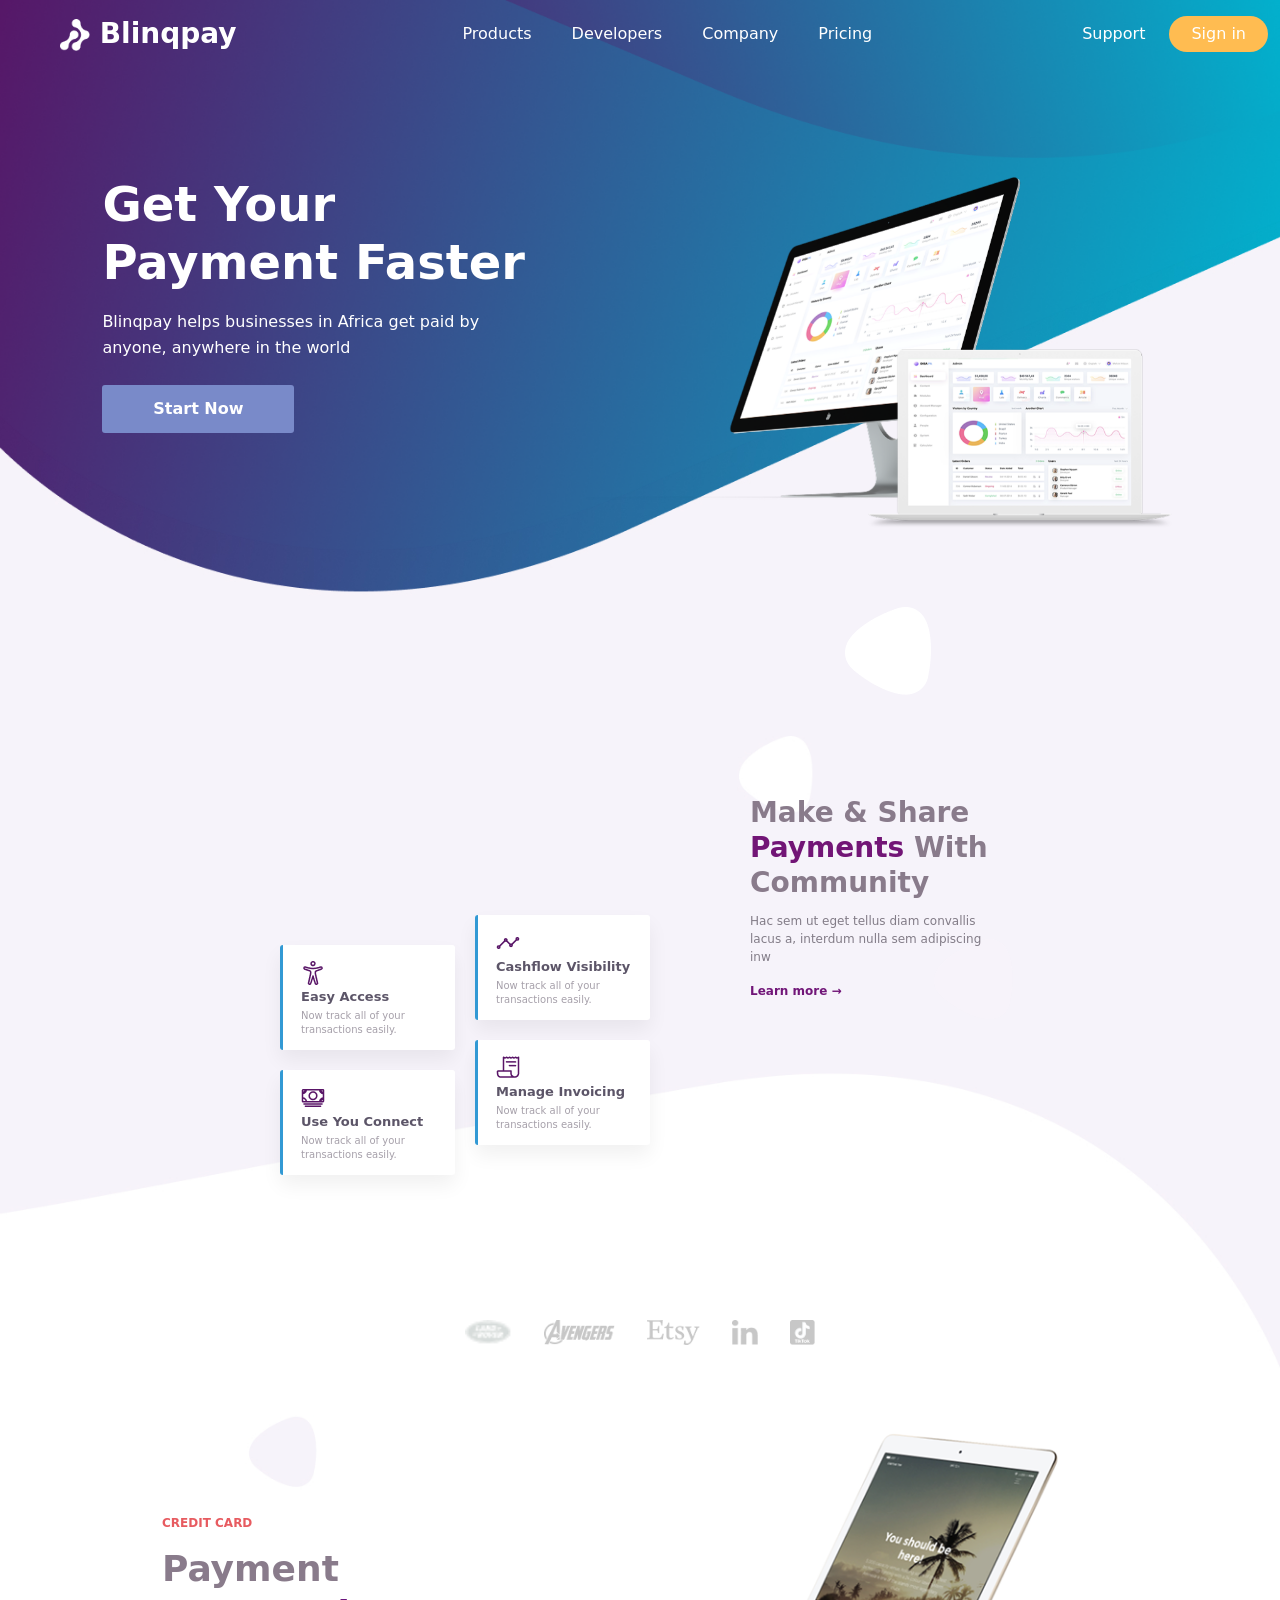
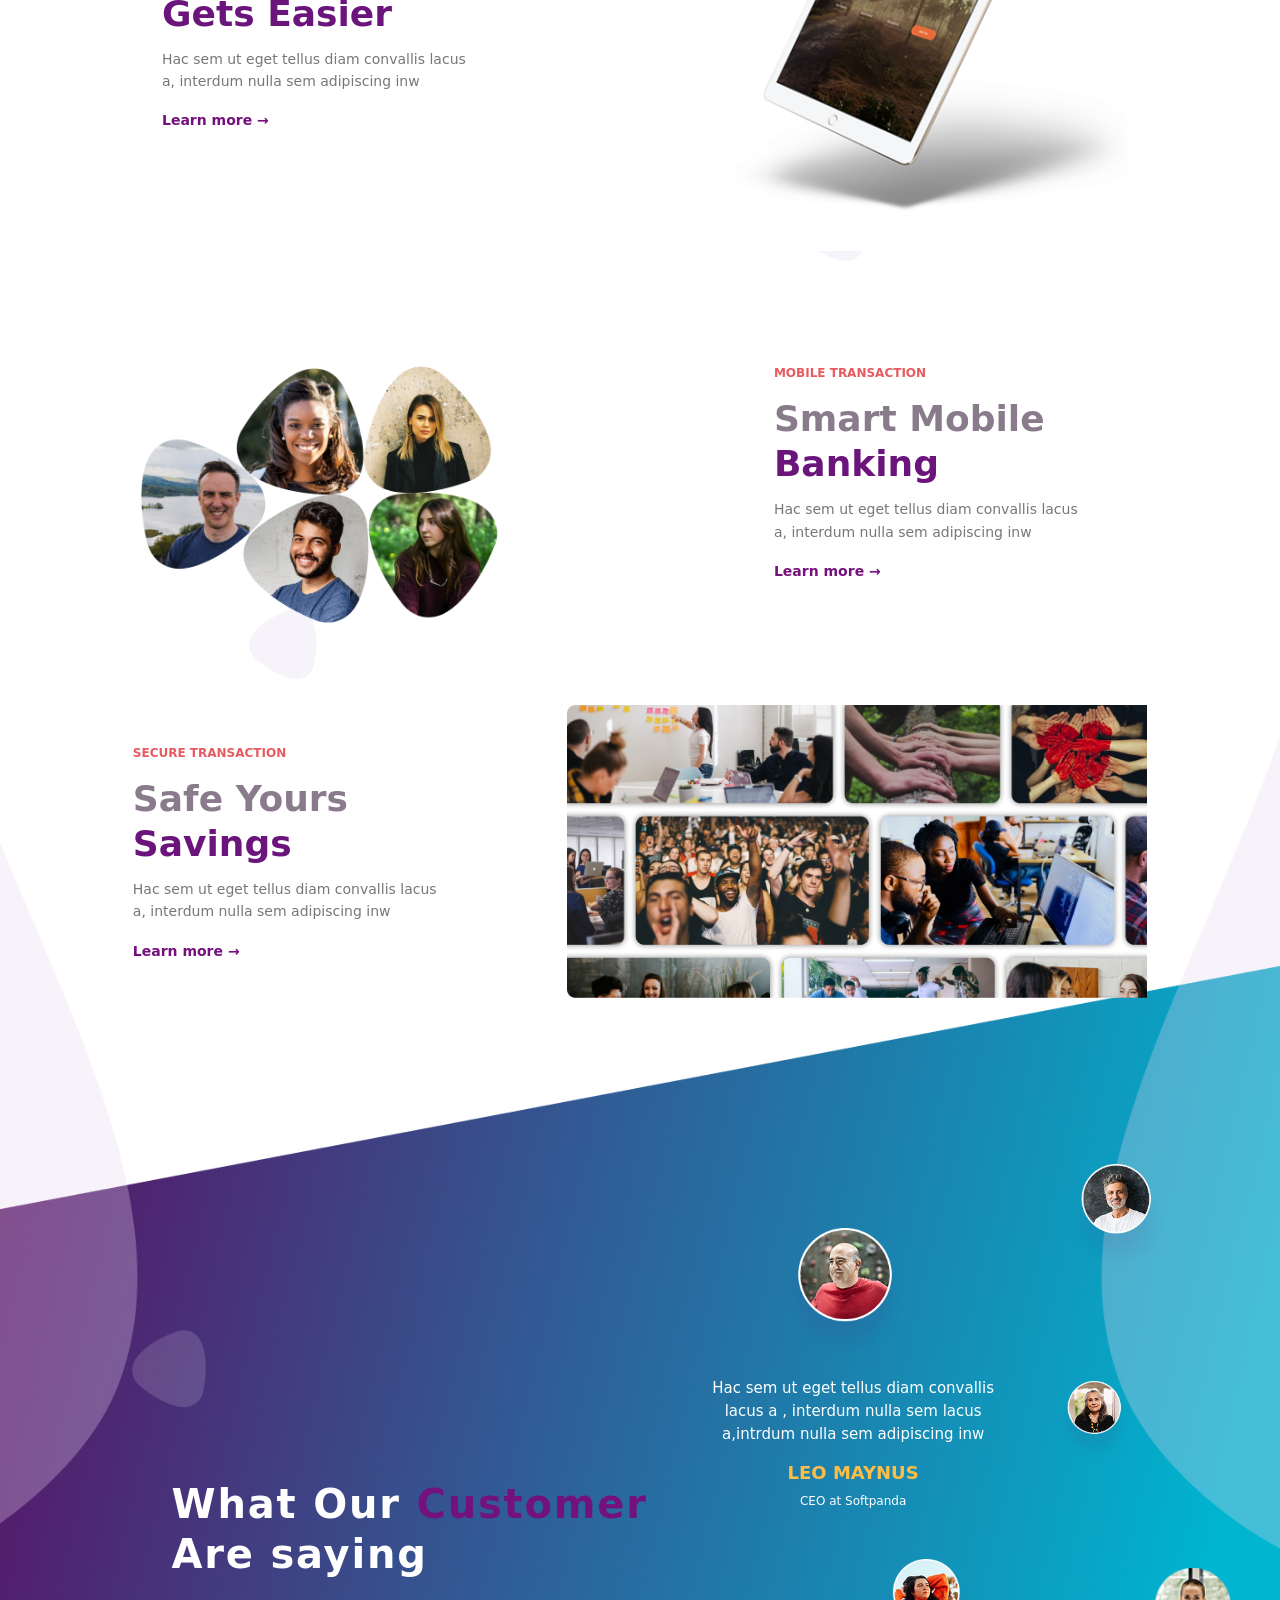
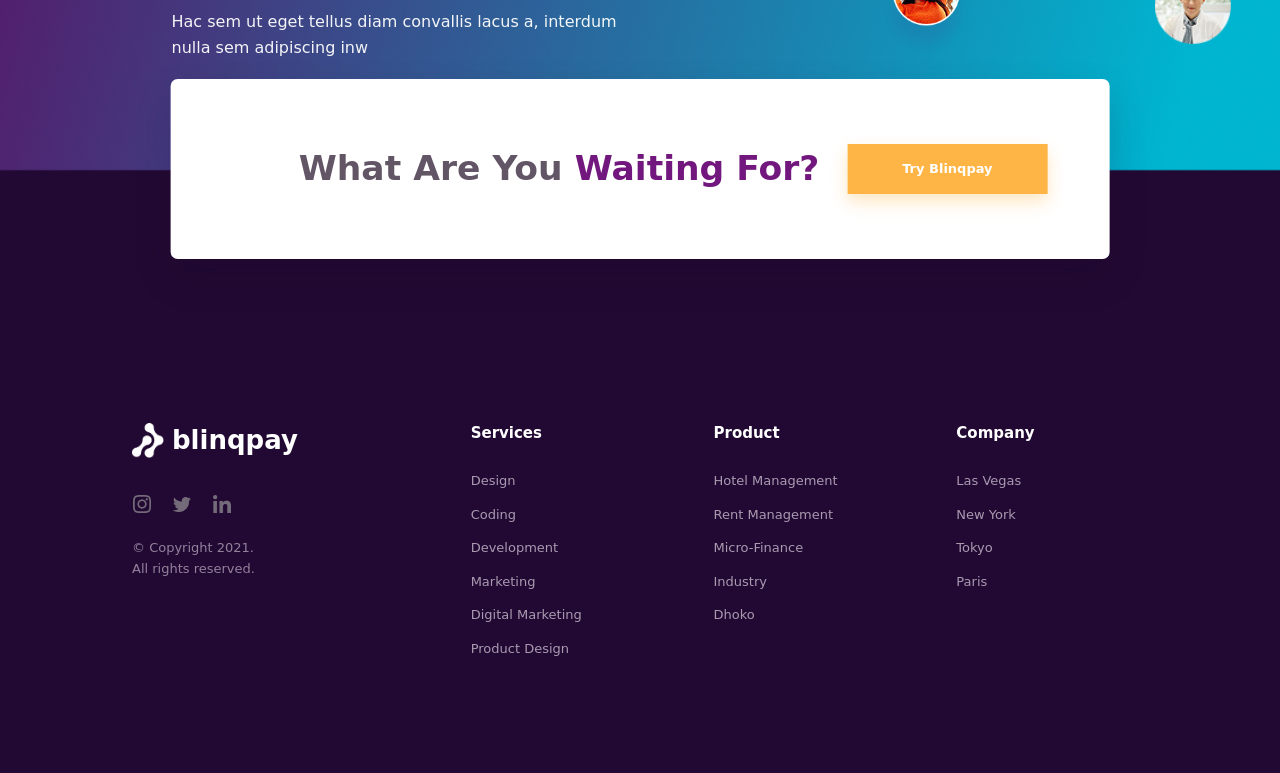
<file: figmawebsite/index.html>
<!DOCTYPE html>
<html lang="en">
  <head>
    <meta charset="UTF-8" />
    <meta name="viewport" content="width=device-width, initial-scale=1.0" />
    <title>Blinqpay — Get Your Payment Faster</title>

    <link
      href="https://cdn.jsdelivr.net/npm/bootstrap@5.3.8/dist/css/bootstrap.min.css"
      rel="stylesheet"
      integrity="sha384-sRIl4kxILFvY47J16cr9ZwB07vP4J8+LH7qKQnuqkuIAvNWLzeN8tE5YBujZqJLB"
      crossorigin="anonymous"
    />

    <link rel="stylesheet" href="style.css" />
  </head>

  <body>
    <div class="hero">
      <nav class="navbar navbar-expand-lg">
        <div class="container-fluid">
          <a class="navbar-brand ms-5" href="#logo">
            <img src="./assets/log.png" alt="Blinqpay Logo" width="30" />
            Blinqpay
          </a>

          <button
            class="navbar-toggler"
            type="button"
            data-bs-toggle="collapse"
            data-bs-target="#mynavbar"
            aria-controls="mynavbar"
            aria-expanded="false"
            aria-label="Toggle navigation"
          >
            <span class="navbar-toggler-icon"></span>
          </button>

          <div class="collapse navbar-collapse" id="mynavbar">
            <ul class="navbar-nav mx-auto gap-4">
              <li class="nav-item">
                <a class="nav-link" href="#products">Products</a>
              </li>
              <li class="nav-item">
                <a class="nav-link" href="#developers">Developers</a>
              </li>
              <li class="nav-item">
                <a class="nav-link" href="#company">Company</a>
              </li>
              <li class="nav-item">
                <a class="nav-link" href="#pricing">Pricing</a>
              </li>
            </ul>

            <div class="d-flex gap-4 align-items-center">
              <a class="nav-link" href="#support">Support</a>

              <button class="btn btn sign-in-btn" type="button">Sign in</button>
            </div>
          </div>
        </div>
      </nav>

      <div class="hero-content">
        <h1>Get Your<br />Payment Faster</h1>

        <p>
          Blinqpay helps businesses in Africa get paid by <br />
          anyone, anywhere in the world
        </p>

        <button href="#startnow" class="hero-btn" type="button">Start Now</button>
      </div>

      <img src="./assets/Group 438 (3).png" alt="Laptop" class="hero-laptop" />
      <div class="mobile-hero-partners" aria-label="Partner brands">
        <img src="./assets/land-roverin-logom.png" alt="Land Rover" />
        <img src="./assets/Vector (2).png" alt="Avengers" />
        <img src="./assets/Vectoretsy.png" alt="Etsy" />
        <img src="./assets/Vectorlinkedin.png" alt="LinkedIn" />
        <img src="./assets/tiktok-logo_1.png" alt="TikTok" />
      </div>
    </div>

    <!-- Community Section -->
    <section class="community-section">
      <div class="community-decorations" aria-hidden="true">
        <img
          class="community-decoration community-decoration--floating-one"
          src="./assets/Subtract (4e).png"
          alt=""
        />
        <img
          class="community-decoration community-decoration--floating-two"
          src="./assets/Subtract (5).png"
          alt=""
        />
      </div>
      <div class="mobile-community-visual">
        <img
          src="./assets/Group 438 (3).png"
          alt="Blinqpay dashboard on a desktop monitor and laptop"
        />
      </div>
      <div class="container">
        <div class="community-layout">
          <!-- Four cards -->
          <div class="community-cards">
            <div class="community-card">
              <img
                class="card-icon"
                src="./assets/accessibility-outline_N.png"
                alt=""
              />
              <h6>Easy Access</h6>
              <p>Now track all of your transactions easily.</p>
            </div>

            <div class="community-card">
              <img
                class="card-icon"
                src="./assets/analytics-outline_N.png"
                alt=""
              />
              <h6>Cashflow Visibility</h6>
              <p>Now track all of your transactions easily.</p>
            </div>

            <div class="community-card">
              <img class="card-icon" src="./assets/cash-outline_N.png" alt="" />
              <h6>Use You Connect</h6>
              <p>Now track all of your transactions easily.</p>
            </div>

            <div class="community-card">
              <img
                class="card-icon"
                src="./assets/receipt-outline_N.png"
                alt=""
              />
              <h6>Manage Invoicing</h6>
              <p>Now track all of your transactions easily.</p>
            </div>
          </div>

          <!-- Right text -->
          <div class="community-content">
            <h2>
              Make &amp; Share<br />
              <span>Payments</span> With<br />
              Community
            </h2>

            <p>
              Hac sem ut eget tellus diam convallis lacus a, interdum nulla sem
              adipiscing inw
            </p>

            <a href="#learnmore" class="community-link"> Learn more → </a>
          </div>
        </div>

        <!-- Logos -->
        <div class="community-logos">
          <img src="./assets/land-roverin-logom.png" alt="Land Rover" />
          <img src="./assets/the-avengers 1.png" alt="Avengers" />
          <img src="./assets/etsy.png" alt="Etsy" />
          <img src="./assets/linkedin-icon-1.png" alt="LinkedIn" />
          <img src="./assets/tiktok-logo.png" alt="TikTok" />
        </div>
      </div>
    </section>

    <!-- Features Section -->
    <section class="features-section">
      <div class="container">
        <!-- Section 1-->
        <div class="feature-row">
          <div class="feature-text">
            <small>CREDIT CARD</small>
            <h2>Payment<br /><span>Gets Easier</span></h2>

            <p>
              Hac sem ut eget tellus diam convallis lacus a, interdum nulla sem
              adipiscing inw
            </p>

            <a href="#learnmore">Learn more<span class="feature-link-arrow"> →</span></a>
          </div>

          <img
            src="./assets/image 14.png"
            alt="Payment"
            class="feature-image tablet-image"/>
        </div>

        <!-- Section 2-->
        <div class="feature-row">

          <img
            src="./assets/Group 429.png"
            alt="Community"
            class="feature-image people-image"
          />

          <div class="feature-text">
            <small>MOBILE TRANSACTION</small>
            <h2>Smart Mobile<br><span>Banking</span></h2>

            <p>
              Hac sem ut eget tellus diam convallis lacus a, interdum nulla sem
              adipiscing inw
            </p>

            <a href="#learnmore">Learn more<span class="feature-link-arrow"> →</span></a>
          </div>
        </div>

        <!-- Section 3-->
        <div class="feature-row">
          <div class="feature-text">
            <small>SECURE TRANSACTION</small>
            <h2>Safe Yours<br><span>Savings</span></h2>

            <p>
              Hac sem ut eget tellus diam convallis lacus a, interdum nulla sem
              adipiscing inw
            </p>

            <a href="#learnmore">Learn more →</a>
          </div>

          <img
            src="./assets/Mask Group.png"
            alt="Savings"
            class="feature-image savings-image"
          />
        </div>
      </div>
    </section>
    <!-- Testimonials Section -->
    <section class="testimonials-section" aria-labelledby="testimonials-title">
      <div class="testimonials-content">
        <div class="testimonials-text">
          <h2 id="testimonials-title">
            What Our <span>Customer</span><br />
            Are saying
          </h2>
          <p>
            Hac sem ut eget tellus diam convallis lacus a, interdum nulla sem
            adipiscing inw
          </p>
        </div>

        <div class="testimonials-review">
          <p>
            Hac sem ut eget tellus diam convallis lacus a , interdum nulla sem
            lacus a,intrdum nulla sem adipiscing inw
          </p>
          <h5>LEO MAYNUS</h5>
          <small>CEO at Softpanda</small>
        </div>

        <div class="testimonials-avatars">
          <img
            src="./assets/Group 22.png"
            alt="Customer 1"
            class="avatar avatar-1"
          />
          <img
            src="./assets/Group 24.png"
            alt="Customer 2"
            class="avatar avatar-2"
          />
          <img
            src="./assets/Group 25.png"
            alt="Customer 3"
            class="avatar avatar-3"
          />
          <img
            src="./assets/Group 23.png"
            alt="Customer 4"
            class="avatar avatar-4"
          />
          <img
            src="./assets/Ellipse 4.png"
            alt="Customer 5"
            class="avatar avatar-5"
          />
        </div>

        <div
          class="testimonial-mobile-carousel"
          role="region"
          aria-roledescription="carousel"
          aria-label="Customer testimonials"
          tabindex="0"
        >
          <div class="testimonial-mobile-slides" aria-live="polite">
            <article
              class="testimonial-mobile-slide is-active"
              aria-hidden="false"
            >
              <img src="./assets/Group 22.png" alt="Leo Maynus" />
              <blockquote>
                Hac sem ut eget tellus diam convallis lacus a , interdum nulla
                sem lacus a,intrdum nulla sem adipiscing inw
              </blockquote>
              <p class="testimonial-mobile-author">
                <strong>LEO MAYNUS</strong><span>CEO at Softpanda</span>
              </p>
            </article>
            <article class="testimonial-mobile-slide" aria-hidden="true">
              <img src="./assets/Group 24.png" alt="Customer 2" />
              <blockquote>
                Hac sem ut eget tellus diam convallis lacus a , interdum nulla
                sem lacus a,intrdum nulla sem adipiscing inw
              </blockquote>
              <p class="testimonial-mobile-author">
                <strong>CUSTOMER 2</strong><span>Blinqpay customer</span>
              </p>
            </article>
            <article class="testimonial-mobile-slide" aria-hidden="true">
              <img src="./assets/Group 25.png" alt="Customer 3" />
              <blockquote>
                Hac sem ut eget tellus diam convallis lacus a , interdum nulla
                sem lacus a,intrdum nulla sem adipiscing inw
              </blockquote>
              <p class="testimonial-mobile-author">
                <strong>CUSTOMER 3</strong><span>Blinqpay customer</span>
              </p>
            </article>
            <article class="testimonial-mobile-slide" aria-hidden="true">
              <img src="./assets/Group 23.png" alt="Customer 4" />
              <blockquote>
                Hac sem ut eget tellus diam convallis lacus a , interdum nulla
                sem lacus a,intrdum nulla sem adipiscing inw
              </blockquote>
              <p class="testimonial-mobile-author">
                <strong>CUSTOMER 4</strong><span>Blinqpay customer</span>
              </p>
            </article>
            <article class="testimonial-mobile-slide" aria-hidden="true">
              <img src="./assets/Ellipse 4.png" alt="Customer 5" />
              <blockquote>
                Hac sem ut eget tellus diam convallis lacus a , interdum nulla
                sem lacus a,intrdum nulla sem adipiscing inw
              </blockquote>
              <p class="testimonial-mobile-author">
                <strong>CUSTOMER 5</strong><span>Blinqpay customer</span>
              </p>
            </article>
          </div>
          <div
            class="testimonial-mobile-dots"
            role="group"
            aria-label="Choose a testimonial"
          >
            <button
              class="is-active"
              type="button"
              aria-label="Show testimonial 1 of 5"
              aria-pressed="true"
            ></button>
            <button
              type="button"
              aria-label="Show testimonial 2 of 5"
              aria-pressed="false"
            ></button>
            <button
              type="button"
              aria-label="Show testimonial 3 of 5"
              aria-pressed="false"
            ></button>
            <button
              type="button"
              aria-label="Show testimonial 4 of 5"
              aria-pressed="false"
            ></button>
            <button
              type="button"
              aria-label="Show testimonial 5 of 5"
              aria-pressed="false"
            ></button>
          </div>
        </div>
      </div>
    </section>

    <div class="cta-wrapper">
      <div class="cta-box">
        <h2>What Are You <span>Waiting For?</span></h2>
        <a href="#trybtn" class="cta-button">Try Blinqpay</a>
      </div>
    </div>

    <!-- Footer -->
    <footer class="footer-section">
      <div class="container footer-content">
        <div class="footer-brand">
          <div class="footer-logo">
            <img src="./assets/log.png" alt="Blinqpay" />
            <span>blinqpay</span>
          </div>

          <div class="footer-social">
            <a href="#insta_profile_link" aria-label="Instagram">
              <img src="./assets/Instagram.png" alt="" />
            </a>
            <a href="#twitter_profile_link" aria-label="Twitter">
              <img src="./assets/Twitter.png" alt="" />
            </a>
            <a href="#linkedin_link" aria-label="LinkedIn">
              <img src="./assets/Linkedin In.png" alt="" />
            </a>
          </div>

          <p>© Copyright 2021.<br />All rights reserved.</p>
        </div>

        <div class="footer-column">
          <h4>Services</h4>
          <a href="#design">Design</a>
          <a href="#coding">Coding</a>
          <a href="#development">Development</a>
          <a href="#marketing">Marketing</a>
          <a href="#digitalmarketing">Digital Marketing</a>
          <a href="#productdesign">Product Design</a>
        </div>

        <div class="footer-column">
          <h4>Product</h4>
          <a href="#hotel">Hotel Management</a>
          <a href="#rent">Rent Management</a>
          <a href="#finance">Micro-Finance</a>
          <a href="#industry">Industry</a>
          <a href="#dhoko">Dhoko</a>
        </div>

        <div class="footer-column">
          <h4>Company</h4>
          <a href="#lasvegas">Las Vegas</a>
          <a href="#newyork">New York</a>
          <a href="#tokyo">Tokyo</a>
          <a href="#paris">Paris</a>
        </div>
      </div>
    </footer>
    <script src="https://cdn.jsdelivr.net/npm/bootstrap@5.3.8/dist/js/bootstrap.bundle.min.js"></script>
    <script>
      (() => {
        const menu = document.getElementById("mynavbar");
        const toggler = document.querySelector(".navbar-toggler");
        const collapse = bootstrap.Collapse.getOrCreateInstance(menu, {
          toggle: false,
        });
        const mobileOrTablet = window.matchMedia("(max-width: 1023px)");

        menu.addEventListener("click", (event) => {
          if (
            event.target.closest("a, .sign-in-btn") &&
            mobileOrTablet.matches
          ) {
            collapse.hide();
          }
        });

        document.addEventListener("click", (event) => {
          if (
            mobileOrTablet.matches &&
            menu.classList.contains("show") &&
            !menu.contains(event.target) &&
            !toggler.contains(event.target)
          ) {
            collapse.hide();
          }
        });

        document.addEventListener("keydown", (event) => {
          if (event.key === "Escape" && menu.classList.contains("show")) {
            collapse.hide();
            toggler.focus();
          }
        });
      })();
    </script>
    <script>
      (() => {
        const carousel = document.querySelector(".testimonial-mobile-carousel");
        if (!carousel) return;

        const slides = [
          ...carousel.querySelectorAll(".testimonial-mobile-slide"),
        ];
        const dots = [
          ...carousel.querySelectorAll(".testimonial-mobile-dots button"),
        ];
        const reducedMotion = window.matchMedia(
          "(prefers-reduced-motion: reduce)"
        );
        let activeIndex = 0;
        let timer;
        let paused = false;

        const showSlide = (index) => {
          activeIndex = (index + slides.length) % slides.length;
          slides.forEach((slide, i) => {
            slide.classList.toggle("is-active", i === activeIndex);
            slide.setAttribute("aria-hidden", String(i !== activeIndex));
          });
          dots.forEach((dot, i) => {
            dot.classList.toggle("is-active", i === activeIndex);
            dot.setAttribute("aria-pressed", String(i === activeIndex));
          });
        };

        const stopRotation = () => window.clearInterval(timer);
        const startRotation = () => {
          stopRotation();
          if (paused || reducedMotion.matches || window.innerWidth > 600)
            return;
          timer = window.setInterval(() => showSlide(activeIndex + 1), 4000);
        };

        dots.forEach((dot, index) =>
          dot.addEventListener("click", () => {
            showSlide(index);
            startRotation();
          })
        );
        carousel.addEventListener("pointerenter", () => {
          paused = true;
          stopRotation();
        });
        carousel.addEventListener("pointerleave", () => {
          paused = false;
          startRotation();
        });
        carousel.addEventListener("focusin", () => {
          paused = true;
          stopRotation();
        });
        carousel.addEventListener("focusout", (event) => {
          if (!carousel.contains(event.relatedTarget)) {
            paused = false;
            startRotation();
          }
        });
        carousel.addEventListener("keydown", (event) => {
          if (event.key === "ArrowRight" || event.key === "ArrowLeft") {
            event.preventDefault();
            showSlide(activeIndex + (event.key === "ArrowRight" ? 1 : -1));
            startRotation();
          } else if (event.key === "Home" || event.key === "End") {
            event.preventDefault();
            showSlide(event.key === "Home" ? 0 : slides.length - 1);
            startRotation();
          }
        });
        reducedMotion.addEventListener?.("change", startRotation);
        window.addEventListener("resize", startRotation);
        startRotation();
      })();
    </script>
  </body>
</html>
</file>
<file: figmawebsite/style.css>
body {
  background-color: #f7f2fa;
}
.container {
  margin-top: 250px;
  margin-bottom: 0;
}
.sign-in-btn {
  background-color: #ffbc51;
  color: white;
  border: none;
  border-radius: 25px;
  padding: 6px 22px;
}
.nav-link {
  color: #ffffff;
}
.navbar-brand {
  color: white !important;
  font-size: 28px;
  font-weight: 700;
}
.hero {
  background-image: url("./assets/Group 1.png");
  background-size: 100% 100%;
  background-position: center;
  background-repeat: no-repeat;
  height: 550px;
  position: relative;
}

.hero-laptop {
  position: absolute;
  width: 60%;
  height: auto;
  right: 5%;
  bottom: 0;
}
.hero-content {
  position: absolute;
  left: 8%;
  top: 32%;
  color: white;
  width: 480px;
}

.hero-content h1 {
  font-size: 48px;
  font-weight: 700;
  line-height: 1.2;
  margin-bottom: 18px;
}

.hero-content p {
  font-size: 16px;
  line-height: 1.6;
  margin-bottom: 25px;
}

.hero-btn {
  display: inline-block;
  background-color: #798ac9;
  border-radius: 3px;
  color: white;
  padding: 12px 40px;
  text-decoration: none;
  font-weight: 600;
  cursor: pointer;
  width: 40%;
  border: none;
}
.community-section {
  position: relative;
  background-color: #f7f2fa;
  padding: 90px 0 15px;
  overflow: hidden;
  isolation: isolate;
}

.community-decorations {
  position: absolute;
  z-index: 0;
  /* bto5od design a3la azde eza htete design m3 z index a3la bto5od z index la3la  */
  inset: 0;

  /*  */
  overflow: hidden;
  /*  */
  pointer-events: none;
}

.community-decoration {
  position: absolute;
  display: block;
  width: auto;
  height: auto;
  pointer-events: none;
  user-select: none;
}

.community-decoration--floating-one {
  top: 7%;
  left: 66%;
}

.community-decoration--floating-two {
  top: 48%;
  left: 73%;
}

.community-layout,
.community-logos,
.mobile-community-visual {
  position: relative;
  z-index: 1;
}

/* White curve */
.community-section::before {
  content: "";
  position: absolute;
  width: 125%;
  height: 250px;

  border-radius: 50% 50% 0 0;
  bottom: -100px;
  left: -12%;
  z-index: -1;
}

/* Cards and text */
.community-layout {
  display: flex;
  justify-content: center;
  align-items: flex-start;
  gap: 60px;
}
/* Four cards */
.community-cards {
  display: grid;
  grid-template-columns: repeat(2, 175px);
  gap: 20px;
  padding-top: 55px;
}

.community-card {
  background-color: white;
  border-left: 3px solid #3299d4;
  padding: 15px 18px;
  height: 105px;
  box-shadow: 0 10px 20px rgba(0, 0, 0, 0.06);
  border-radius: 3px;
}

/* Right column higher than left */
.community-card:nth-child(2),
.community-card:nth-child(4) {
  transform: translateY(-30px);
}

.card-icon {
  display: block;
  width: 24px;
  height: 25px;
  margin-bottom: 2px;
  object-fit: contain;
}

.community-card h6 {
  color: #5c5568;
  font-size: 13px;
  font-weight: 700;
  margin: 4px 0;
}

.community-card p {
  color: #a6a0aa;
  font-size: 10px;
  line-height: 1.4;
}

/* Text on the right */
.community-content {
  width: 290px;
  padding-top: 10px;
  position: relative;
  top: -35px;
  left: 40px;
}

.community-content h2 {
  color: #897b8b;
  font-size: 28px;
  font-weight: 800;
  line-height: 1.25;
  margin-bottom: 12px;
}

.community-content h2 span {
  color: #721576;
}

.community-content p {
  color: #827c87;
  font-size: 12px;
  line-height: 1.5;
  max-width: 250px;
  margin-bottom: 12px;
}

.community-link {
  color: #711678;
  font-size: 12px;
  font-weight: 700;
  text-decoration: none;
}

/* Logos below */
.community-logos {
  display: flex;
  justify-content: center;
  align-items: center;
  flex-wrap: nowrap;
  gap: 75px;
  margin-top: 55px;
}

.community-logos img {
  width: auto;
  max-width: 90px;
  height: 25px;
  object-fit: contain;
  opacity: 0.55;
}

/* Mobile */
@media (max-width: 768px) {
  .community-layout {
    flex-direction: column;
    align-items: center;
    gap: 45px;
  }

  .community-cards {
    display: grid;
    grid-template-columns: repeat(2, minmax(0, 1fr));
    gap: 16px;
    padding-top: 55px;
  }

  .community-card {
    background-color: white;
    border-left: 3px solid #3299d4;
    padding: 25px;
    height: 170px;
    box-shadow: 0 10px 20px rgba(0, 0, 0, 0.06);
  }
}
.features-section {
  background: white;
  padding: 60px 0 100px;
  overflow: hidden;
}

.feature-row {
  display: flex;
  align-items: center;
  justify-content: space-between;
  gap: 70px;
  margin-bottom: 50px;
  min-height: 320px;
}

.feature-text {
  flex: 0 0 38%;
}

.feature-text small {
  color: #e75b60;
  font-size: 12px;
  font-weight: 700;
}

.feature-text h2 {
  font-size: 36px;
  font-weight: 800;
  line-height: 1.25;
  color: #897b8b;
  margin: 12px 0;
}

.feature-text h2 span {
  color: #6b147c;
}

.feature-text p {
  color: #777;
  font-size: 14px;
  line-height: 1.6;
  max-width: 320px;
}

.feature-text a {
  color: #75107c;
  font-size: 14px;
  font-weight: 700;
  text-decoration: none;
}

.feature-image {
  display: block;
  max-width: 100%;
  height: auto;
  object-fit: contain;
}

.tablet-image {
  width: 45%;
}

.people-image {
  width: 42%;
}

.savings-image {
  width: 52%;
}

@media (max-width: 768px) {
  .feature-row {
    flex-direction: column;
    gap: 25px;
    margin-bottom: 60px;
  }

  .feature-text {
    flex: auto;
    width: 100%;
  }

  .feature-image {
    width: 100%;
  }
}
.feature-row:last-child {
  justify-content: center;
  gap: 10px;
}

.features-section {
  padding-bottom: 0;
}
.features-section .feature-row:last-child {
  margin-bottom: 0;
}

.mobile-hero-partners,
.mobile-community-visual {
  display: none;
}

.testimonial-mobile-carousel {
  display: none;
}

@media (max-width: 1023.98px) {
  .community-section {
    padding: 64px 0 55px;
  }

  .hero .navbar > .container-fluid {
    flex-wrap: wrap;
  }
  .hero .navbar-brand {
    margin-left: 0 !important;
  }

  .hero .navbar-toggler {
    display: inline-block;
    border: 0;
    box-shadow: none;
  }

  .hero .navbar-toggler-icon {
    filter: invert(1);
  }

  .hero .navbar-toggler[aria-expanded="true"] .navbar-toggler-icon {
    position: relative;
    background-image: none;
    filter: none;
  }

  .hero .navbar-toggler[aria-expanded="true"] .navbar-toggler-icon::before {
    position: absolute;
    inset: -5px 0 0;
    color: #fff;
    content: "×";
    font-size: 30px;
    font-weight: 300;
    line-height: 24px;
    text-align: center;
  }

  .hero .navbar-collapse {
    position: static;
    z-index: auto;
    flex-basis: 100%;
    width: 100%;
    margin-top: 14px;
    padding: 10px 18px 16px;
    border: 1px solid rgba(255, 255, 255, 0.14);
    border-radius: 12px;
    background: linear-gradient(
      135deg,
      rgba(39, 24, 87, 0.98),
      rgba(17, 102, 145, 0.98)
    );
    box-shadow: 0 14px 32px rgba(12, 8, 36, 0.24);
  }

  .navbar-expand-lg .navbar-collapse {
    display: none !important;
  }
  .navbar-expand-lg .navbar-collapse.show,
  .navbar-expand-lg .navbar-collapse.collapsing {
    display: block !important;
  }

  .hero .navbar-nav {
    flex-direction: column;
    gap: 0 !important;
    margin: 0 !important;
  }

  .hero .navbar-collapse .nav-link {
    display: block;
    padding: 13px 4px;
    color: #fff;
    font-size: 16px;
    font-weight: 500;
    line-height: 1.3;
    text-decoration: none;
  }

  .hero .navbar-nav .nav-item + .nav-item {
    border-top: 1px solid rgba(255, 255, 255, 0.12);
  }

  .hero .navbar-collapse > .d-flex {
    width: 100%;
    flex-direction: column;
    align-items: stretch !important;
    gap: 8px !important;
    margin-top: 2px;
  }

  .hero .navbar-collapse .sign-in-btn {
    width: 100%;
    min-height: 44px;
    margin-top: 4px;
    border-radius: 24px;
    font-size: 15px;
    font-weight: 700;
  }

  .hero:has(.navbar-collapse.collapsing),
  .hero:has(.navbar-collapse.show) {
    height: auto;
    min-height: clamp(386px, 56vw, 540px);
    padding-bottom: 28px;
  }

  .hero:has(.navbar-collapse.collapsing) .hero-content,
  .hero:has(.navbar-collapse.show) .hero-content {
    position: relative;
    top: auto;
    right: auto;
    left: auto;
    width: min(88%, 680px);
    margin: 28px auto 42px;
  }

  .hero:has(.navbar-collapse.collapsing) .hero-laptop,
  .hero:has(.navbar-collapse.show) .hero-laptop {
    display: none;
  }

  .hero:has(.navbar-collapse.collapsing) .mobile-hero-partners,
  .hero:has(.navbar-collapse.show) .mobile-hero-partners {
    position: relative;
    right: auto;
    bottom: auto;
    left: auto;
    margin: 0 40px;
  }
}

.testimonials-section {
  position: relative;
  isolation: isolate;
  width: 100%;
  height: min(66.4vw, 996px);
  min-height: 700px;
  overflow: hidden;
  color: #fff;
  background-color: #fff;
  background-image: url("./assets/Rectangle%205%20(1).png");
  background-position: center;
  background-repeat: no-repeat;
  background-size: 100% 100%;
}

.testimonials-section::before,
.testimonials-section::after {
  position: absolute;
  z-index: 1;
  display: block;
  aspect-ratio: 1;
  border-radius: 50%;
  content: "";
  pointer-events: none;
}

.testimonials-section::before {
  top: 28%;
  left: -21%;
  width: 36%;
  background: rgba(226, 185, 235, 0.25);
}

.testimonials-section::after {
  top: 8%;
  right: -25%;
  width: 43%;
  background: rgba(111, 225, 238, 0.26);
}

.testimonials-content {
  position: relative;
  z-index: 2;
  width: 100%;
  height: 100%;
  max-width: none;
  margin: 0;
}

.testimonials-text {
  position: absolute;
  z-index: 2;
  top: 55%;
  left: 13.4%;
  width: min(39%, 560px);
}

.testimonials-text h2 {
  margin: 0;
  color: #fff;
  font-size: clamp(40px, 3.1vw, 48px);
  font-weight: 800;
  letter-spacing: 0.045em;
  line-height: 1.26;
}

.testimonials-text h2 span {
  color: #74127d;
}

.testimonials-text p {
  max-width: 450px;
  margin: 30px 0 0;
  color: rgba(255, 255, 255, 0.94);
  font-size: 16px;
  line-height: 1.6;
}

.testimonials-review {
  position: absolute;
  z-index: 2;
  top: 43%;
  left: 54.8%;
  width: 23.7%;
  text-align: center;
}

.testimonials-review p {
  margin: 0 auto;
  max-width: 380px;
  color: #fff;
  font-size: 15px;
  line-height: 1.55;
}

.testimonials-review h5 {
  margin: 16px 0 4px;
  color: #ffbd45;
  font-size: 18px;
  font-weight: 800;
}

.testimonials-review small {
  color: #fff;
  font-size: 12px;
}

.testimonials-avatars .avatar {
  position: absolute;
  z-index: 3;
  display: block;
  object-fit: contain;
}

.testimonials-avatars .avatar.avatar-1 {
  top: 25.5%;
  right: 28.9%;
  width: 130px;
  height: 130px;
}
.testimonials-avatars .avatar.avatar-2 {
  top: 18%;
  right: 8.5%;
  width: 110px;
  height: 110px;
}
.testimonials-avatars .avatar.avatar-3 {
  top: 43.5%;
  right: 11.3%;
  width: 82px;
  height: 82px;
}
.testimonials-avatars .avatar.avatar-4 {
  top: 64.5%;
  right: 23.7%;
  width: 100px;
  height: 100px;
}
.testimonials-avatars .avatar.avatar-5 {
  top: 65.5%;
  right: 3.8%;
  width: 76px;
  height: 76px;
}

.cta-wrapper {
  position: relative;
  z-index: 5;
  height: 0;
}

.cta-box {
  position: absolute;
  top: -182px;
  left: 50%;
  display: flex;
  width: min(73.34%, 1100px);
  min-height: 180px;
  align-items: center;
  justify-content: space-between;
  gap: 28px;
  padding: 32px clamp(70px, 10vw, 150px);
  transform: translateX(-50%);
  border-radius: 7px;
  background: #fff;
  box-shadow: 0 18px 38px rgba(18, 8, 31, 0.16);
}

.cta-box h2 {
  margin: 0;
  color: #625666;
  font-size: clamp(30px, 2.7vw, 38px);
  font-weight: 800;
  line-height: 1.2;
  white-space: nowrap;
}

.cta-box h2 span {
  color: #72177e;
}

.cta-button {
  display: inline-flex;
  min-width: 200px;
  min-height: 50px;
  flex: 0 0 auto;
  align-items: center;
  justify-content: center;
  padding: 12px 25px;
  background: #ffb545;
  box-shadow: 0 8px 17px rgba(255, 181, 69, 0.32);
  color: #fff;
  font-size: 13px;
  font-weight: 700;
  text-decoration: none;
  white-space: nowrap;
  transition: transform 180ms ease, box-shadow 180ms ease;
}

.cta-button:hover {
  transform: translateY(-2px);
  box-shadow: 0 11px 21px rgba(255, 181, 69, 0.4);
  color: #fff;
}

.footer-section {
  position: relative;
  z-index: 0;
  padding: 160px 24px 100px;
  background: #21092f;
  color: #fff;
}

.footer-content {
  display: grid;
  width: min(1040px, 100%);
  max-width: none;
  grid-template-columns: 1.5fr 1fr 1fr 1fr;
  gap: clamp(28px, 4vw, 60px);
  margin: 0 auto;
}

.footer-logo {
  display: flex;
  align-items: center;
  gap: 8px;
  color: #fff;
  font-size: 26px;
  font-weight: 600;
}

.footer-logo img {
  width: 32px;
  height: auto;
}

.footer-social {
  display: flex;
  min-height: 28px;
  align-items: center;
  gap: 20px;
  margin-top: 30px;
}

.footer-social a {
  display: inline-flex;
  width: 20px;
  height: 20px;
  align-items: center;
  justify-content: center;
  color: #93819b;
  font-size: 22px;
  line-height: 1;
  text-decoration: none;
}

.footer-social img {
  display: block;
  width: 18px;
  height: 18px;
  object-fit: contain;
  opacity: 0.62;
  filter: grayscale(1) brightness(0) invert(0.65);
}

.footer-brand p {
  margin-top: 20px;
  color: #93819b;
  font-size: 13px;
  line-height: 1.6;
}

.footer-column h4 {
  margin: 3px 0 30px;
  color: #fff;
  font-size: 15px;
  font-weight: 700;
}

.footer-column a {
  display: block;
  margin-bottom: 16px;
  color: #a99ab0;
  font-size: 13px;
  line-height: 1.35;
  text-decoration: none;
}

.footer-column a:hover {
  color: #fff;
}

@media (max-width: 900px) {
  .testimonials-section {
    height: 720px;
    min-height: 720px;
    background-size: auto 100%;
    background-position: 58% center;
  }

  .testimonials-content {
    min-height: 720px;
  }
  .testimonials-text {
    top: 14%;
    left: 8%;
    width: 55%;
  }

  .testimonials-text h2 {
    font-size: clamp(30px, 5vw, 38px);
  }
  .testimonials-text p {
    margin-top: 16px;
  }

  .testimonials-review {
    top: 42%;
    left: 34%;
    width: 38%;
  }

  .testimonials-avatars .avatar.avatar-1 {
    top: 42%;
    right: 69%;
    width: 108px;
    height: 108px;
  }
  .testimonials-avatars .avatar.avatar-2 {
    top: 35%;
    right: 5%;
    width: 96px;
    height: 96px;
  }
  .testimonials-avatars .avatar.avatar-3 {
    top: 59%;
    right: 5%;
    width: 72px;
    height: 72px;
  }
  .testimonials-avatars .avatar.avatar-4 {
    top: 78%;
    right: 58%;
    width: 90px;
    height: 90px;
  }
  .testimonials-avatars .avatar.avatar-5 {
    top: 77%;
    right: 3%;
    width: 68px;
    height: 68px;
  }

  .cta-box {
    top: -74px;
    width: min(86%, 760px);
    min-height: 148px;
    padding: 26px clamp(28px, 6vw, 58px);
  }

  .cta-box h2 {
    font-size: clamp(22px, 3vw, 28px);
  }
  .cta-button {
    min-width: 160px;
  }
  .footer-section {
    padding-top: 130px;
  }
}

@media (max-width: 600px) {
  .testimonials-section {
    height: 690px;
    min-height: 690px;
    background-position: 54% center;
  }

  .testimonials-content {
    min-height: 690px;
  }
  .testimonials-section::before {
    left: -50%;
    width: 76%;
  }
  .testimonials-section::after {
    right: -57%;
    width: 90%;
  }

  .testimonials-text {
    top: 13%;
    left: 7%;
    width: 84%;
  }

  .testimonials-text h2 {
    font-size: clamp(28px, 8vw, 36px);
  }
  .testimonials-text p {
    max-width: 330px;
    font-size: 13px;
  }

  .testimonials-review {
    top: 35%;
    left: 24%;
    width: 52%;
  }

  .testimonials-review p {
    font-size: 12px;
  }
  .testimonials-review h5 {
    font-size: 14px;
  }
  .testimonials-review small {
    font-size: 11px;
  }

  .testimonials-avatars .avatar.avatar-1 {
    top: 56%;
    right: 74%;
    width: 54px;
    height: 54px;
  }
  .testimonials-avatars .avatar.avatar-2 {
    top: 51%;
    right: 39%;
    width: 54px;
    height: 54px;
  }
  .testimonials-avatars .avatar.avatar-3 {
    top: 56%;
    right: 7%;
    width: 54px;
    height: 54px;
  }
  .testimonials-avatars .avatar.avatar-4 {
    top: 71%;
    right: 59%;
    width: 54px;
    height: 54px;
  }
  .testimonials-avatars .avatar.avatar-5 {
    top: 71%;
    right: 25%;
    width: 54px;
    height: 54px;
  }

  .cta-box {
    top: -60px;
    width: 90%;
    min-height: 0;
    flex-direction: column;
    align-items: stretch;
    gap: 18px;
    padding: 24px;
    text-align: center;
    white-space: normal;
  }

  .cta-wrapper {
    display: none;
  }

  .cta-box h2 {
    white-space: normal;
    font-size: clamp(21px, 6vw, 26px);
  }
  .cta-button {
    align-self: center;
    min-height: 46px;
  }

  .footer-section {
    padding: 105px 22px 56px;
  }
  .footer-content {
    grid-template-columns: repeat(2, minmax(0, 1fr));
    gap: 34px 24px;
  }
  .footer-brand {
    grid-column: 1 / -1;
  }
  .footer-column h4 {
    margin-bottom: 18px;
  }
  .footer-column a {
    margin-bottom: 12px;
  }
}

/* Tablet layout */
@media (min-width: 576px) and (max-width: 991.98px) {
  .hero {
    height: clamp(440px, 56vw, 540px);
    overflow: hidden;
  }

  .hero-content {
    top: 25%;
    left: 6%;
    width: min(42%, 440px);
  }

  .hero-content h1 {
    font-size: clamp(36px, 5vw, 46px);
  }
  .hero-content p {
    font-size: 16px;
    line-height: 1.55;
  }

  .hero-laptop {
    left: 50%;
    right: auto;
    width: min(72%, 760px);
    transform: translateX(-48%);
  }

  .navbar-brand {
    margin-left: 1rem !important;
  }
  .hero .navbar-toggler {
    border-color: rgba(255, 255, 255, 0.45);
  }
  .hero .navbar-toggler-icon {
    filter: invert(1);
  }
  .community-layout {
    flex-direction: column;
    align-items: center;
    gap: 38px;
  }
  .community-cards {
    width: min(100%, 620px);
    grid-template-columns: repeat(2, minmax(0, 1fr));
    padding-top: 0;
  }
  .community-card {
    min-width: 0;
    height: auto;
    min-height: 148px;
    padding: 16px;
  }
  .community-card h6 {
    font-size: 15px;
  }
  .community-card p {
    font-size: 12px;
    line-height: 1.45;
  }
  .community-content {
    top: 0;
    left: 0;
    width: min(100%, 520px);
  }
  .community-content h2 {
    font-size: clamp(32px, 4.5vw, 40px);
  }
  .community-content p {
    max-width: 480px;
    font-size: 16px;
    line-height: 1.55;
  }
  .community-link {
    font-size: 14px;
  }
  .community-logos {
    flex-wrap: wrap;
    gap: 32px;
  }
  .features-section {
    padding: 55px 0 20px;
  }
  .feature-row {
    gap: 36px;
    margin-bottom: 70px;
    min-height: 0;
  }
  .feature-text h2 {
    font-size: clamp(32px, 4.5vw, 40px);
  }
  .feature-text small {
    font-size: 13px;
  }
  .feature-text p {
    font-size: 16px;
    line-height: 1.55;
  }
  .feature-text a {
    font-size: 14px;
  }
  .feature-image {
    max-height: 300px;
    object-fit: contain;
  }
  .tablet-image,
  .people-image,
  .savings-image {
    width: min(48%, 400px);
  }
  .testimonials-avatars .avatar.avatar-1 {
    top: 56%;
    right: 74%;
    width: 68px;
    height: 68px;
  }
  .testimonials-avatars .avatar.avatar-2 {
    top: 51%;
    right: 39%;
    width: 68px;
    height: 68px;
  }
  .testimonials-avatars .avatar.avatar-3 {
    top: 56%;
    right: 7%;
    width: 68px;
    height: 68px;
  }
  .testimonials-avatars .avatar.avatar-4 {
    top: 71%;
    right: 59%;
    width: 68px;
    height: 68px;
  }
  .testimonials-avatars .avatar.avatar-5 {
    top: 71%;
    right: 25%;
    width: 68px;
    height: 68px;
  }
  .mobile-hero-partners,
  .mobile-community-visual {
    display: none;
  }
}

@media (min-width: 576px) and (max-width: 1023.98px) {
  .hero-laptop {
    left: 50%;
    right: auto;
    transform: translateX(-50%);
  }

  .features-section .tablet-image {
    transform: scaleX(-1);
  }
}

@media (max-width: 575.98px) {
  img {
    max-width: 100%;
  }

  .hero {
    width: 100%;
    height: 386px;
    overflow: hidden;
    background-image: radial-gradient(
        ellipse 58% 42% at 80% 0%,
        rgba(24, 54, 126, 0.78),
        transparent 100%
      ),
      linear-gradient(112deg, #55216f 0%, #286f9e 56%, #05b7c7 100%);
    background-size: 100% 100%;
    background-position: center;
  }

  .hero .navbar {
    position: relative;
    z-index: 4;
    padding: 13px 20px 0;
  }

  .hero .navbar .container-fluid {
    padding: 0;
  }

  .hero .navbar-brand {
    display: inline-flex;
    align-items: center;
    gap: 5px;
    margin: 0 !important;
    font-size: 18px;
    line-height: 1;
  }

  .hero .navbar-brand img {
    width: 21px;
    height: 24px;
    object-fit: contain;
  }

  .hero .navbar-toggler {
    padding: 4px;
    border: 0;
    box-shadow: none;
  }

  .hero .navbar-toggler-icon {
    filter: invert(1);
  }

  .hero-content {
    position: absolute;
    top: 115px;
    right: 20px;
    left: 20px;
    width: auto;
  }

  .hero-content h1 {
    max-width: 310px;
    margin-bottom: 16px;
    font-size: clamp(32px, 8.6vw, 36px);
    line-height: 1.1;
  }

  .hero-content p {
    max-width: 300px;
    margin-bottom: 36px;
    font-size: 14px;
    line-height: 1.5;
  }

  .hero-btn {
    padding: 10px 26px;
    font-size: 13px;
  }

  .hero-laptop {
    display: none;
  }

  .mobile-hero-partners {
    position: absolute;
    right: 40px;
    bottom: 20px;
    left: 40px;
    display: flex;
    align-items: center;
    justify-content: space-between;
    gap: 10px;
  }

  .mobile-hero-partners img:nth-child(1) {
    display: block;
    width: 30px;
    height: 14px;
    object-fit: contain;
    opacity: 0.72;
  }

  .mobile-hero-partners img:nth-child(2) {
    width: 40px;
    height: 14px;
    object-fit: contain;
    opacity: 0.72;
  }

  .mobile-hero-partners img:nth-child(3) {
    width: 30px;
    height: 14px;
    object-fit: contain;
    opacity: 0.72;
  }

  .mobile-hero-partners img:nth-child(4),
  .mobile-hero-partners img:nth-child(5) {
    width: 14px;
    height: 14px;
    object-fit: contain;
    opacity: 0.72;
  }

  .community-section {
    padding: 55px 0 0;
    overflow: hidden;
    background: #fff;
  }

  .community-section::before {
    display: none;
  }

  .mobile-community-visual {
    display: block;
    width: min(60%, 220px);
    margin: 0 auto -160px;
  }

  .mobile-community-visual img {
    display: block;
    width: 100%;
    height: auto;
    margin-inline: auto;
    transform: translateX(-7%);
  }

  .feature-row:last-child {
    justify-content: space-between;
    gap: 46px;
  }

  .community-section > .container {
    width: 100%;
    max-width: none;
    padding: 0 22px;
  }
  .community-layout {
    display: block;
  }
  .community-cards,
  .community-logos {
    display: none;
  }

  .community-content {
    position: static;
    width: 100%;
    padding: 0;
  }

  .community-content h2 {
    margin: 0 0 10px;
    font-size: clamp(27px, 7vw, 30px);
    line-height: 1.12;
  }

  .community-content h2 br {
    display: none;
  }
  .community-content h2 span {
    display: inline;
  }
  .community-content p {
    max-width: 360px;
    margin: 0 0 9px;
    font-size: 14px;
    line-height: 1.5;
  }
  .community-link {
    font-size: 13px;
  }

  .features-section {
    padding: 60px 0 70px;
  }
  .features-section > .container {
    width: 100%;
    max-width: none;
    margin-top: 0;
    padding: 0 22px;
  }

  .feature-row {
    min-height: 0;
    flex-direction: column;
    align-items: stretch;
    gap: 46px;
    margin: 0 0 48px;
  }

  .feature-image {
    order: 1;
    width: min(100%, 340px);
    max-height: 225px;
    align-self: center;
    object-fit: contain;
  }

  .tablet-image {
    width: min(56%, 230px);
  }
  .people-image {
    width: min(85%, 300px);
  }
  .savings-image {
    width: 100vw;
    max-width: none;
    align-self: stretch;
    margin-inline: calc(50% - 50vw);
  }

  .feature-text {
    order: 2;
    width: 100%;
    flex: auto;
  }

  .feature-text small {
    font-size: 11px;
  }
  .feature-text h2 {
    margin: 4px 0 8px;
    font-size: 25px;
    line-height: 1.12;
  }
  .feature-text p {
    max-width: 360px;
    margin-bottom: 8px;
    font-size: 14px;
    line-height: 1.5;
  }
  .feature-text a {
    font-size: 13px;
  }
  .feature-row:last-child {
    margin-bottom: 0;
  }

  .features-section .feature-row:nth-child(1) {
    gap: 22px;
    margin-bottom: 25px;
  }

  .features-section .feature-row:nth-child(2) {
    gap: 22px;
    margin-bottom: 32px;
  }

  .features-section .feature-row:nth-child(-n + 2) .feature-image {
    max-height: none;
  }
  .features-section .feature-row:nth-child(1) .tablet-image {
    width: min(60%, 230px);
    transform: scaleX(-1);
  }

  .features-section .feature-row:nth-child(2) .people-image {
    width: min(81%, 288px);
    margin-inline: auto;
    transform: translateX(-2px);
  }

  .features-section .feature-row:nth-child(3) .feature-text h2 br {
    display: none;
  }

  .features-section .feature-row:nth-child(3) .feature-text h2 {
    font-size: 25px;
  }

  .features-section .feature-row:nth-child(3) .feature-text h2 span {
    margin-left: 0.32em;
  }

  .features-section .feature-row:nth-child(3) .feature-text {
    position: relative;
    isolation: isolate;
  }

  .features-section .feature-row:nth-child(3) .feature-text::before {
    position: absolute;
    top: -10px;
    left: -10px;
    z-index: -1;
    width: 48px;
    height: 44px;
    border-radius: 56% 44% 62% 38% / 48% 58% 42% 52%;
    background: #f7f2fa;
    content: "";
  }

  .features-section .feature-row:nth-child(-n + 2) .feature-text {
    position: relative;
    isolation: isolate;
    padding-right: 12px;
    padding-left: 12px;
  }

  .features-section .feature-row:nth-child(-n + 2) .feature-text::before {
    position: absolute;
    top: -7px;
    left: -14px;
    z-index: -1;
    width: 48px;
    height: 34px;
    border-radius: 56% 44% 62% 38% / 48% 58% 42% 52%;
    background: #f7f2fa;
    content: "";
  }

  .features-section .feature-row:nth-child(-n + 2) .feature-text h2 br {
    display: none;
  }
  .features-section .feature-row:nth-child(-n + 2) .feature-text h2 span {
    margin-left: 0.22em;
  }
  .features-section .feature-row:nth-child(-n + 2) .feature-text p {
    max-width: 260px;
  }
  .features-section .feature-row:nth-child(-n + 2) .feature-link-arrow {
    display: none;
  }

  .footer-section {
    padding: 75px 24px 34px;
  }

  .footer-content {
    display: flex;
    width: 100%;
    flex-direction: column;
    align-items: center;
    gap: 0;
    text-align: center;
  }

  .footer-brand {
    display: contents;
  }
  .footer-logo {
    order: 1;
    justify-content: center;
    font-size: 26px;
  }
  .footer-logo img {
    width: 32px;
  }
  .footer-column {
    width: 100%;
  }
  .footer-column:nth-child(2) {
    order: 2;
  }
  .footer-column:nth-child(3) {
    order: 3;
  }
  .footer-column:nth-child(4) {
    order: 4;
  }
  .footer-column h4 {
    margin: 50px 0 18px;
    font-size: 17px;
  }
  .footer-column a {
    margin-bottom: 20px;
    font-size: 14px;
  }
  .footer-social {
    order: 5;
    justify-content: center;
    gap: 22px;
    margin: 42px 0 0;
  }
  .footer-social a,
  .footer-social img {
    width: 30px;
    height: 30px;
  }
  .footer-brand p {
    order: 6;
    margin: 15px 0 0;
    font-size: 13px;
    line-height: 1.5;
  }
  .footer-brand p br {
    display: none;
  }
}

@media (max-width: 360px) {
  .testimonials-section {
    background-position: 50% center;
  }
  .testimonials-text h2 {
    font-size: 27px;
  }
  .testimonials-avatars .avatar {
    width: 46px;
    height: 46px;
  }
  .footer-content {
    gap: 30px 16px;
  }
}

@media (prefers-reduced-motion: reduce) {
  .cta-button {
    transition: none;
  }
}

@media (min-width: 1024px) {
  .community-section {
    padding-top: 20px;
  }

  .community-cards {
    padding-top: 125px;
  }

  .features-section {
    margin-top: -280px;
  }

  .community-logos {
    flex-wrap: nowrap;
    gap: clamp(16px, 2.5vw, 36px);
    margin-top: 145px;
  }

  .features-section .feature-row:first-child {
    transform: none;
  }

  body {
    background-color: #f7f2fa;
    background-image: url("./assets/Surface_Book_-_3.jpg");
    background-position: center top;
    background-repeat: no-repeat;
    background-size: 100% 100%;
  }

  .community-section,
  .features-section {
    background: transparent;
  }

  .testimonials-section {
    background: transparent;
  }

  .testimonials-section::before,
  .testimonials-section::after {
    display: none;
  }

  .footer-section {
    background: transparent;
  }
}

@media (min-width: 1200px) {
  .features-section .feature-row:first-child .feature-text {
    transform: translateX(80px);
  }
}

@media (max-width: 600px) {
  .testimonials-section {
    height: auto;
    min-height: 0;
    padding: clamp(71px, 19vw, 79px) 22px clamp(38px, 10.6vw, 44px);
    background-color: #315f94;
    background-image: linear-gradient(112deg, #4d2a74 0%, #1a86b1 100%);
    background-position: center;
    background-size: cover;
  }

  .testimonials-content {
    height: auto;
    min-height: 0;
  }

  .testimonials-text {
    position: relative;
    top: auto;
    left: auto;
    width: 100%;
    margin: 0 auto;
    text-align: center;
  }

  .testimonials-text h2 {
    font-size: clamp(26px, 7vw, 30px);
    letter-spacing: 0.04em;
    line-height: 1.25;
  }

  .testimonials-text p {
    display: none;
  }

  .testimonials-section::before,
  .testimonials-section::after {
    display: none;
  }

  .testimonials-review,
  .testimonials-avatars {
    display: none;
  }

  .testimonial-mobile-carousel {
    display: block;
    width: 100%;
    max-width: 360px;
    margin: clamp(67px, 17.9vw, 74px) auto 0;
    outline: none;
  }

  .testimonial-mobile-carousel:focus-visible {
    border-radius: 12px;
    outline: 2px solid rgba(255, 255, 255, 0.85);
    outline-offset: 8px;
  }

  .testimonial-mobile-slides {
    position: relative;
    min-height: 76.5vw;
  }

  .testimonial-mobile-slide {
    position: absolute;
    inset: 0;
    display: flex;
    flex-direction: column;
    align-items: center;
    text-align: center;
    opacity: 0;
    pointer-events: none;
    transition: opacity 450ms ease;
  }

  .testimonial-mobile-slide.is-active {
    opacity: 1;
    pointer-events: auto;
  }

  .testimonial-mobile-slide img {
    display: block;
    width: 42vw;
    height: 42vw;
    flex: 0 0 auto;
    object-fit: contain;
  }

  .testimonial-mobile-slide blockquote {
    max-width: 300px;
    margin: -2px auto 0;
    color: #fff;
    font-size: 15px;
    line-height: 1.45;
  }

  .testimonial-mobile-author {
    display: flex;
    flex-direction: column;
    gap: 4px;
    margin: 12px 0 0;
    color: #fff;
    font-size: 14px;
  }

  .testimonial-mobile-author strong {
    color: #ffbd45;
    font-size: 14px;
    letter-spacing: 0.04em;
  }

  .testimonial-mobile-author span {
    color: #ffbd45;
    font-size: 13px;
  }

  .testimonial-mobile-dots {
    display: flex;
    align-items: center;
    justify-content: center;
    gap: 10px;
    margin-top: 12px;
  }

  .testimonial-mobile-dots button {
    width: 9px;
    height: 9px;
    padding: 0;
    border: 1px solid rgba(255, 255, 255, 0.85);
    border-radius: 50%;
    background: rgba(255, 255, 255, 0.35);
    cursor: pointer;
  }

  .testimonial-mobile-dots button.is-active {
    border-color: #ffbd45;
    background: #ffbd45;
    transform: scale(1.2);
  }

  .testimonial-mobile-dots button:focus-visible {
    outline: 2px solid #fff;
    outline-offset: 3px;
  }
}

@media (prefers-reduced-motion: reduce) {
  .testimonial-mobile-slide {
    transition: none;
  }
}

@media (min-width: 768px) and (max-width: 1199.98px) {
  body {
    background-image: none;
  }

  .hero {
    height: clamp(440px, 56vw, 550px);
    overflow: hidden;
  }

  .hero-content {
    top: 25%;
    left: 6%;
    width: min(42%, 440px);
  }

  .hero-content h1 {
    font-size: clamp(36px, 4.6vw, 50px);
  }

  .hero-content p {
    font-size: 14px;
  }

  .hero-btn {
    width: auto;
    min-width: 160px;
    padding: 12px 32px;
    white-space: nowrap;
  }

  .hero-laptop {
    width: min(72%, 760px);
    height: auto;
    left: 50%;
    right: auto;
    bottom: 0;
    transform: translateX(-50%);
  }

  .community-section {
    padding: clamp(48px, 6vw, 72px) 0 48px;
    background: #f7f2fa;
  }

  .community-section > .container,
  .features-section > .container {
    margin-top: 0;
  }

  .community-layout {
    display: grid;
    grid-template-columns: minmax(0, 1.05fr) minmax(0, 0.95fr);
    align-items: center;
    gap: clamp(24px, 3.5vw, 42px);
  }

  .community-cards {
    width: 100%;
    grid-template-columns: repeat(2, minmax(0, 1fr));
    gap: clamp(14px, 2vw, 22px);
    padding-top: 0;
  }

  .community-card {
    min-width: 0;
    height: auto;
    min-height: clamp(148px, 18vw, 164px);
    padding: clamp(12px, 1.6vw, 18px);
  }

  .community-card h6 {
    font-size: 15px;
    line-height: 1.25;
  }

  .community-card p {
    font-size: 12px;
    line-height: 1.45;
  }

  .community-card:nth-child(2),
  .community-card:nth-child(4) {
    transform: translateY(-22px);
  }

  .community-content {
    top: 0;
    left: 0;
    width: auto;
    padding-top: 0;
  }

  .community-content h2 {
    font-size: clamp(32px, 4.2vw, 46px);
  }

  .community-content p {
    max-width: 440px;
    font-size: clamp(15px, 1.6vw, 18px);
    line-height: 1.55;
  }

  .community-link {
    font-size: 14px;
  }

  .community-logos {
    flex-wrap: nowrap;
    gap: clamp(20px, 3vw, 36px);
    margin-top: clamp(44px, 6vw, 72px);
  }

  .community-logos img {
    max-width: clamp(44px, 7vw, 78px);
  }

  .features-section {
    margin-top: 0;
    padding: clamp(44px, 5vw, 64px) 0 clamp(44px, 5vw, 64px);
    background: #fff;
  }

  .feature-row,
  .features-section .feature-row:last-child {
    display: grid;
    grid-template-columns: minmax(0, 0.9fr) minmax(0, 1.1fr);
    align-items: center;
    gap: clamp(24px, 4vw, 48px);
    min-height: 0;
    margin: 0 0 clamp(48px, 6vw, 72px);
  }

  .feature-text {
    width: auto;
    min-width: 0;
    flex: initial;
  }

  .feature-text h2 {
    font-size: clamp(32px, 4.2vw, 44px);
  }

  .feature-text small {
    font-size: 13px;
  }

  .feature-text p {
    font-size: clamp(15px, 1.6vw, 17px);
    line-height: 1.55;
  }

  .feature-text a {
    font-size: 15px;
  }

  .features-section .feature-image {
    display: block;
    width: 100%;
    max-width: 100%;
    max-height: clamp(250px, 32vw, 390px);
    object-fit: contain;
  }

  .features-section .tablet-image {
    transform: scaleX(-1);
  }

  .features-section .feature-row:last-child {
    margin-bottom: 0;
  }

  .testimonials-section {
    height: clamp(650px, 68vw, 800px);
    min-height: 0;
    background-color: #315f94;
    background-size: cover;
    background-position: center;
  }

  .testimonials-content {
    height: 100%;
    min-height: 0;
  }

  .testimonials-text {
    top: 15%;
    left: 7%;
    width: min(44%, 520px);
  }

  .testimonials-text h2 {
    font-size: clamp(34px, 4.4vw, 50px);
  }

  .testimonials-text p {
    max-width: 420px;
    margin-top: 18px;
    font-size: clamp(15px, 1.6vw, 18px);
    line-height: 1.55;
  }

  .testimonials-review {
    top: 44%;
    left: 51%;
    width: 34%;
  }

  .testimonials-review p {
    font-size: clamp(15px, 1.6vw, 18px);
    line-height: 1.55;
  }

  .testimonials-avatars .avatar.avatar-1 {
    top: 25%;
    right: 30%;
    width: clamp(72px, 7.5vw, 90px);
    height: clamp(72px, 7.5vw, 90px);
  }

  .testimonials-avatars .avatar.avatar-2 {
    top: 12%;
    right: 4%;
    width: clamp(64px, 7vw, 84px);
    height: clamp(64px, 7vw, 84px);
  }

  .testimonials-avatars .avatar.avatar-3 {
    top: 45%;
    right: 3%;
    width: clamp(56px, 6vw, 72px);
    height: clamp(56px, 6vw, 72px);
  }

  .testimonials-avatars .avatar.avatar-4 {
    top: 69%;
    right: 27%;
    width: clamp(64px, 7vw, 84px);
    height: clamp(64px, 7vw, 84px);
  }

  .testimonials-avatars .avatar.avatar-5 {
    top: 73%;
    right: 4%;
    width: clamp(52px, 5.8vw, 70px);
    height: clamp(52px, 5.8vw, 70px);
  }

  .cta-box {
    top: -76px;
    width: min(88%, 950px);
    min-height: 148px;
    padding: 24px clamp(28px, 6vw, 72px);
  }

  .cta-box h2 {
    font-size: clamp(26px, 3.3vw, 40px);
  }

  .cta-button {
    min-width: 160px;
    font-size: 15px;
  }

  .footer-section {
    padding: 126px 24px 80px;
    background: #21092f;
  }

  .footer-content {
    width: min(100%, 980px);
    grid-template-columns: 1.25fr repeat(3, minmax(0, 1fr));
    gap: clamp(18px, 3vw, 36px);
  }
}

@media (min-width: 992px) and (max-width: 1199.98px) {
  .hero-laptop {
    width: min(64%, 720px);
    left: auto;
    right: 3%;
    transform: none;
  }
}

/* Keep the hero artwork out of phone layouts float it on tablets and desktop. */
@media (max-width: 767.98px) {
  .hero .hero-laptop {
    display: none;
    animation: none;
  }
}

@media (min-width: 768px) {
  .hero .hero-laptop {
    animation: hero-laptop-float 5s ease-in-out infinite;
    will-change: translate;
  }
}

@keyframes hero-laptop-float {
  0%,
  100% {
    translate: 0 0;
  }
  50% {
    translate: 0 -18px;
  }
}

@media (prefers-reduced-motion: reduce) {
  .hero .hero-laptop {
    animation: none;
    will-change: auto;
  }
}

@media (max-width: 767.98px) {
  .community-decorations {
    display: none;
  }
}

@media (min-width: 768px) {
  .community-decorations {
    display: block;
  }

  .community-decoration--floating-one {
    animation: community-decoration-sway 18s ease-in-out infinite;
    will-change: transform;
  }

  .community-decoration--floating-two {
    animation: community-decoration-float 5s ease-in-out infinite;
    will-change: transform;
  }
}

@keyframes community-decoration-sway {
  0%,
  100% {
    transform: translate3d(0, 0, 0);
  }
  50% {
    /* Travel from the Community's right side toward its left edge, then return. */
    transform: translate3d(-66vw, 0, 0);
  }
}

@keyframes community-decoration-float {
  0%,
  100% {
    transform: translate3d(0, 0, 0);
  }
  50% {
    transform: translate3d(0, -15px, 0);
  }
}

@media (prefers-reduced-motion: reduce) {
  .community-decoration--floating-one,
  .community-decoration--floating-two {
    animation: none;
    will-change: auto;
  }
}
</file>
